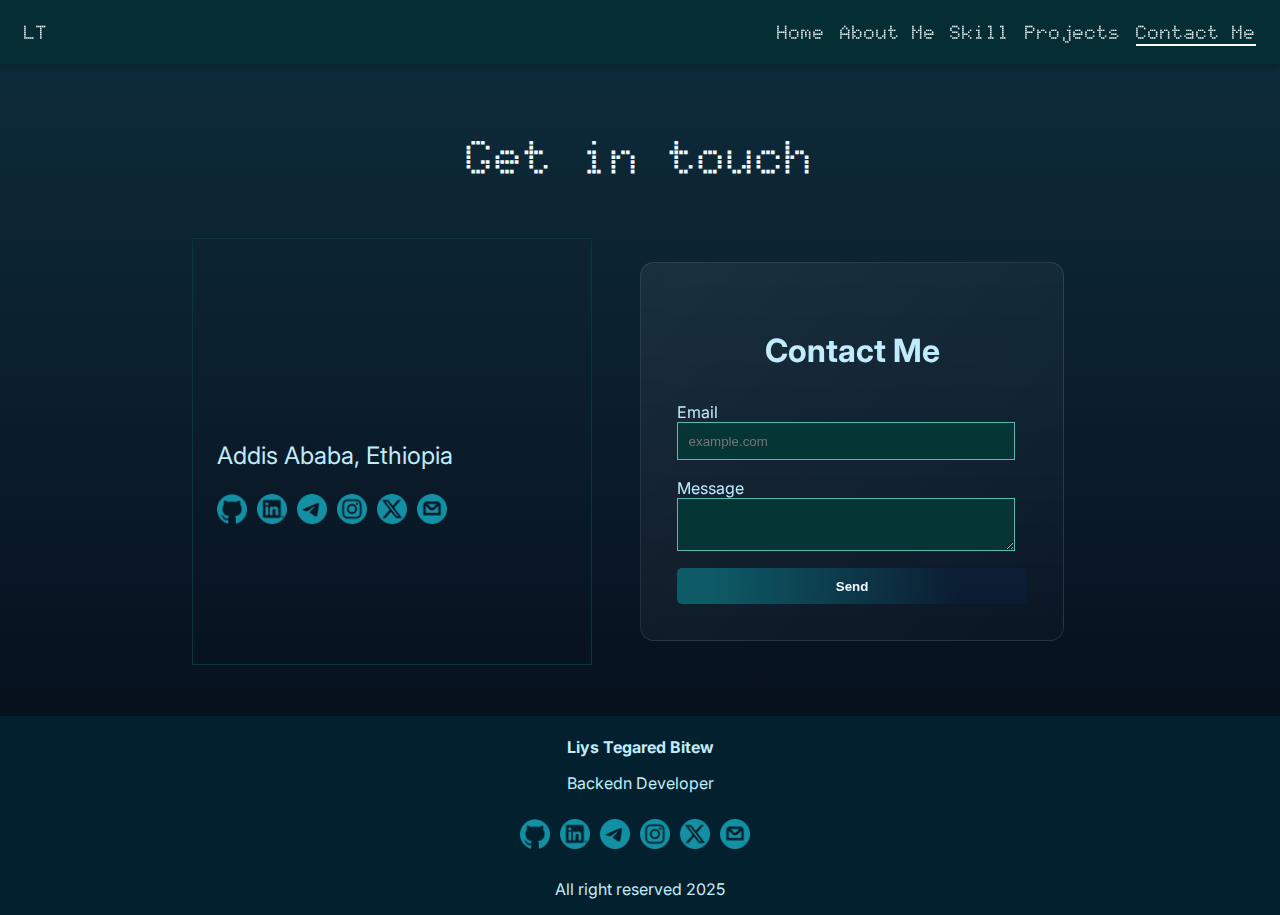
<file: contact.html>
<!DOCTYPE html>
<html lang="en">

<head>
    <meta charset="UTF-8">
    <meta name="viewport" content="width=device-width, initial-scale=1.0">
    <title>Liya Tegared | Contact</title>
    <link rel="icon" href="images/letter-l-svgrepo-com.svg" type="image/svg+xml">
   <link href="https://fonts.googleapis.com/css2?family=Inter:wght@300;400;500;600;700;900&family=JetBrains+Mono:wght@300;400;600&display=swap" rel="stylesheet">
<link rel="preconnect" href="https://fonts.googleapis.com">
<link rel="preconnect" href="https://fonts.gstatic.com" crossorigin>
<link href="https://fonts.googleapis.com/css2?family=Carter+One&family=Dancing+Script:wght@400..700&family=Doto:wght@100..900&family=Kedebideri:wght@400;500;600;700;800;900&family=Orbitron:wght@400..900&family=Quintessential&family=Roboto:ital,wght@0,100..900;1,100..900&family=Turret+Road:wght@200;300;400;500;700;800&display=swap" rel="stylesheet">
    <link rel="stylesheet" href="style.css">
</head>

<body>
     <nav>
        <div class="logo">  <a class="nav-link doto-" href="index.html#hero">LT</a></div>

        <input type="checkbox" id="menu-toggle" />

        <label for="menu-toggle" class="hamburger">&#9776;</label>

        <div class="nav-links doto-">
        <a class="nav-link" href="index.html#hero">Home</a>
        <a class="nav-link" href="index.html#about-me">About Me</a>
        <a class="nav-link" href="index.html#skill">Skill</a>
        <a class="nav-link" href="project.html#projects-section">Projects</a>
        <a class="nav-link active" href="contact.html#contact-section">Contact Me</a>
      </div>
    </nav>
 <main>
    <h2 class="doto- conh2">Get in touch</h2>
    <section class="contact-section">
        <div class="info">
<div class="map">
    <iframe src="https://www.google.com/maps/embed?pb=!1m18!1m12!1m3!1d3145.3642244340126!2d38.77476789476187!3d9.05595352019861!2m3!1f0!2f0!3f0!3m2!1i1024!2i768!4f13.1!3m3!1m2!1s0x164b8f09c0bb45f9%3A0xa5da7edb8f59ccee!2sLemlem%20Primary%20School!5e0!3m2!1sen!2set!4v1764690954663!5m2!1sen!2set" width="600" height="450" style="border:0;" allowfullscreen="" loading="lazy" referrerpolicy="no-referrer-when-downgrade"></iframe>

</div>
<div class="contacts">
    <p>Addis Ababa, Ethiopia</p>
    <div class="socials">
                            <a href="https://github.com/liateg" target="_blank"><img src="images/github.png" alt=""></a>
                            <a href="https://www.linkedin.com/in/liya-tegared-bitew?utm_source=share_via&utm_content=profile&utm_medium=member_android"
                                target="_blank"><img src="images/linkedin-circle.png" alt=""></a>
                            <a href="http://t.me/liaxtd" target="_blank"><img src="images/telegram.png" alt=""></a>
                            <a href="https://www.instagram.com/liyategared?igsh=MWxjazk0d2Y0M281NQ=="
                                target="_blank"><img src="images/instagram-circle.png" alt=""></a>
                            <a href="https://x.com/LTegared?t=eQmLAY1FOrkYfmiXxdcQlg&s=09" target="_blank"><img
                                    src="images/twitter-alt-circle.png" alt=""></a>
                            <a href="mailto:liyategared85@gmail.com"><img src="images/circle-envelope.png" alt=""></a>
                        </div>
</div>
        </div>
        <div class="contact-form glass">
            <h3>Contact Me</h3>
<form action="">
    <label for="email">Email</label>
    <input name="email" type="text" placeholder="example.com" required>
    <label for="msg">Message</label>
    <textarea type="text" placeholder="Message" required name="msg">
       
        </textarea>
     <button class="cta1">Send</button>
</form>
        </div>
    </section>
 </main>
  <footer>
        <h4>Liys Tegared Bitew</h4>
        <p>Backedn Developer</p>
         <div class="socials">
                            <a href="https://github.com/liateg" target="_blank"><img src="images/github.png" alt=""></a>
                            <a href="https://www.linkedin.com/in/liya-tegared-bitew?utm_source=share_via&utm_content=profile&utm_medium=member_android"
                                target="_blank"><img src="images/linkedin-circle.png" alt=""></a>
                            <a href="http://t.me/liaxtd" target="_blank"><img src="images/telegram.png" alt=""></a>
                            <a href="https://www.instagram.com/liyategared?igsh=MWxjazk0d2Y0M281NQ=="
                                target="_blank"><img src="images/instagram-circle.png" alt=""></a>
                            <a href="https://x.com/LTegared?t=eQmLAY1FOrkYfmiXxdcQlg&s=09" target="_blank"><img
                                    src="images/twitter-alt-circle.png" alt=""></a>
                            <a href="mailto:liyategared85@gmail.com"><img src="images/circle-envelope.png" alt=""></a>
                        </div>
                        <p>All right reserved 2025</p>
    </footer>

</body>
</html>
</file>
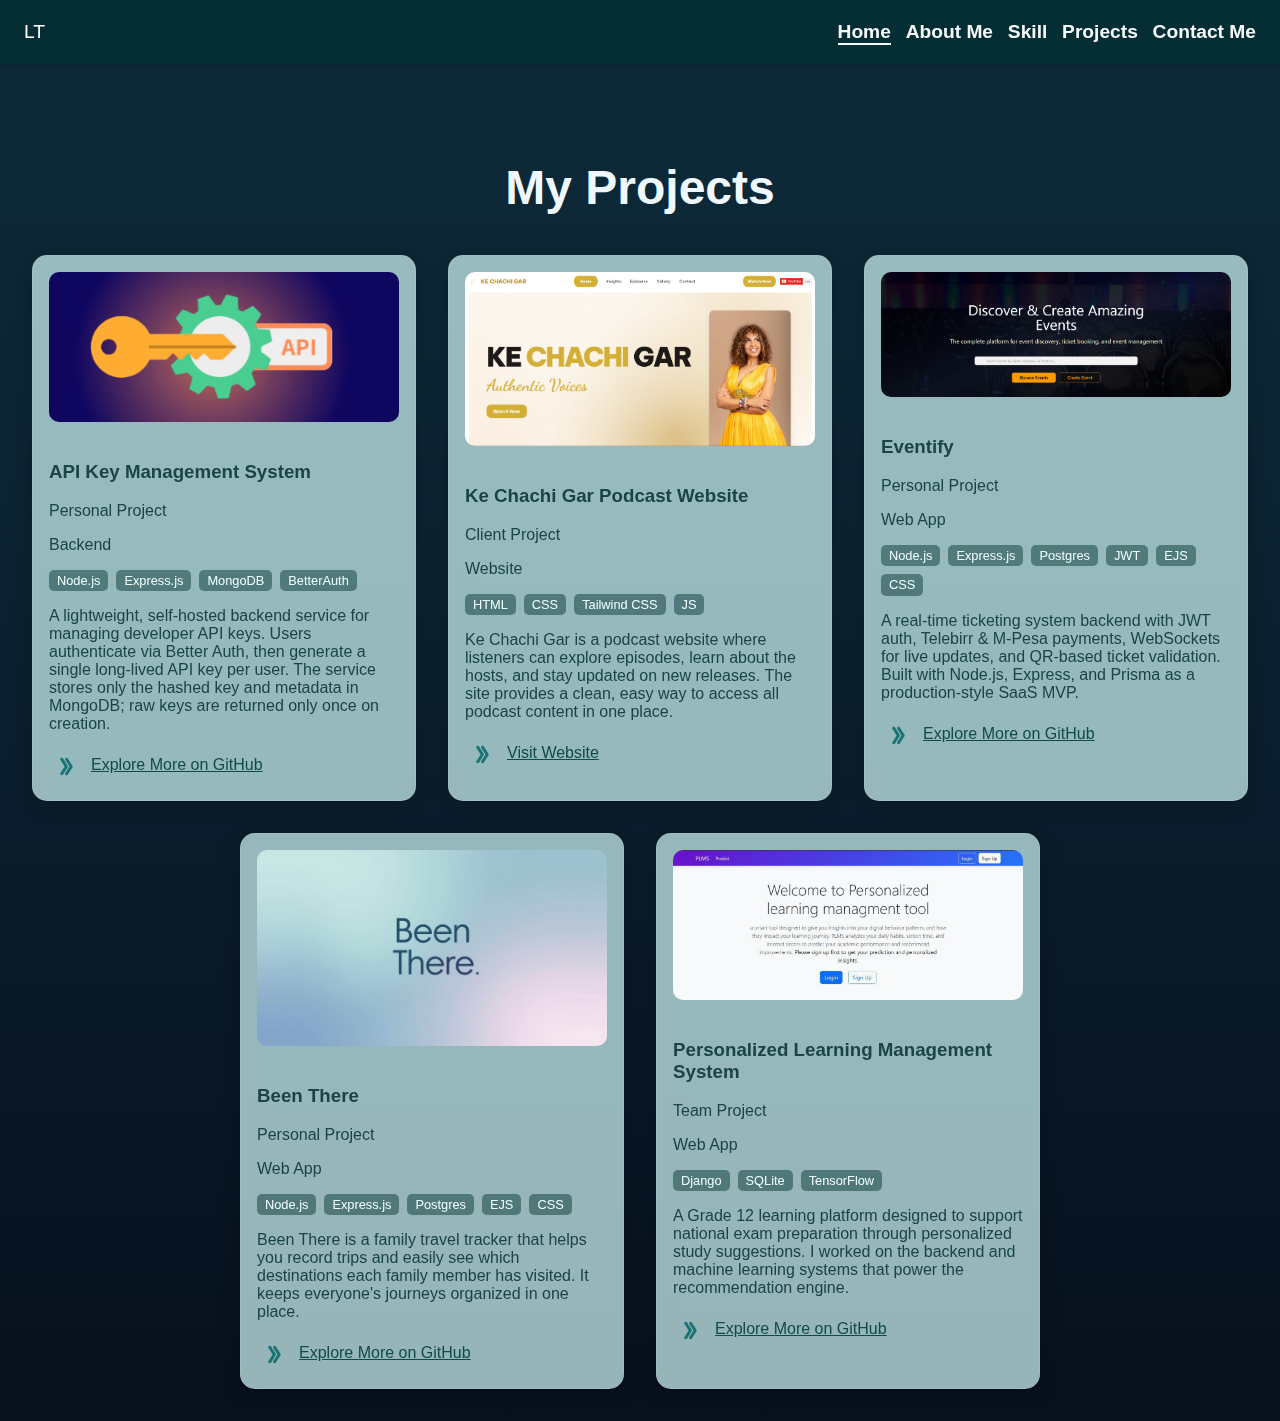
<file: experianc.html>
<!DOCTYPE html>
<html lang="en">
  <head>
    <meta charset="UTF-8" />
    <meta name="viewport" content="width=device-width, initial-scale=1.0" />
    <title>Document</title>
     <link rel="preconnect" href="https://fonts.googleapis.com">
    <link rel="preconnect" href="https://fonts.gstatic.com" crossorigin>
    <link
        href="https://fonts.googleapis.com/css2?family=Carter+One&family=Dancing+Script:wght@400..700&family=Doto:wght@100..900&family=Quintessential&family=Roboto:ital,wght@0,100..900;1,100..900&display=swap"
        rel="stylesheet">
    <link rel="stylesheet" href="style.css" />
  </head>
  <body>
    <nav>
      <div class="logo">LT</div>

      <!-- Hamburger checkbox -->
      <input type="checkbox" id="menu-toggle" />

      <!-- Hamburger icon -->
      <label for="menu-toggle" class="hamburger">&#9776;</label>

      <div class="nav-links doto">
        <a class="nav-link active" href="home.html#hero">Home</a>
        <a class="nav-link" href="home.html#about-me">About Me</a>
        <a class="nav-link" href="home.html#skill">Skill</a>
        <a class="nav-link" href="exprtianse.html#projects">Projects</a>
        <a class="nav-link" href="contact.html">Contact Me</a>
      </div>
    </nav>
    <main>
      <section class="projects-section">
        <h2 class="doto">My Projects</h2>
  <div class="projects-container">
    <div class="project glass">
      <div class="pimg">
        <img src="images/api-key.png" alt="API Key Management Project" />
      </div>
      <div class="contents">
        <h3 class="ptitle">API Key Management System</h3>
        <p class="role">Personal Project</p>
        <p>Backend</p>
        <div class="pstack">
          <span>Node.js</span>
          <span>Express.js</span>
          <span>MongoDB</span>
          <span>BetterAuth</span>
        </div>
        <p class="pdescription">
          A lightweight, self-hosted backend service for managing developer API keys. Users authenticate via Better Auth, then generate a single long-lived API key per user. The service stores only the hashed key and metadata in MongoDB; raw keys are returned only once on creation.
        </p>
       <div class="expgithub">
         <img src="images/right-arrow-angle-of-two-shapes-svgrepo-com.svg" alt="arrow">
        <a href="https://github.com/liateg/api-key-management-service" target="_blank">Explore More on GitHub</a>
       </div>
      </div>
    </div>

    <!-- Repeat other projects here -->
     <div class="project glass">
      <div class="pimg">
        <img src="images/kechachigar.png" alt="Ke Chachi Gar Podcast Website" />
      </div>
      <div class="contents">
        <h3 class="ptitle">Ke Chachi Gar Podcast Website</h3>
        <p class="role">Client Project</p>
        <p>Website</p>
        <div class="pstack">
          <span>HTML</span>
          <span>CSS</span>
          <span>Tailwind CSS</span>
          <span>JS</span>
        </div>
        <p class="pdescription">
          Ke Chachi Gar is a podcast website where listeners can explore episodes, learn about the hosts, and stay updated on new releases. The site provides a clean, easy way to access all podcast content in one place.
        </p>
       <div class="expgithub">
         <img src="images/right-arrow-angle-of-two-shapes-svgrepo-com.svg" alt="arrow">
        <a href="https://kechachigarpodcast.com/" target="_blank">Visit Website</a>
       </div>
      </div>
    </div>

     <div class="project glass">
      <div class="pimg">
        <img src="images/eventify.png" alt="Eventify" />
      </div>
      <div class="contents">
        <h3 class="ptitle">Eventify</h3>
        <p class="role">Personal Project</p>
        <p>Web App</p>
        <div class="pstack">
          <span>Node.js</span>
          <span>Express.js</span>
          <span>Postgres</span>
          <span>JWT</span>
          <span>EJS</span>
          <span>CSS</span>
        </div>
        <p class="pdescription">
          A real-time ticketing system backend with JWT auth, Telebirr & M-Pesa payments, WebSockets for live updates, and QR-based ticket validation. Built with Node.js, Express, and Prisma as a production-style SaaS MVP.
        </p>
        <div class="expgithub">
         <img src="images/right-arrow-angle-of-two-shapes-svgrepo-com.svg" alt="arrow">
        <a href="https://github.com/liateg/Eventify" target="_blank">Explore More on GitHub</a>
       </div>
      </div>
    </div>

     <div class="project glass">
      <div class="pimg">
        <img src="images/generate an image with taleblu aurora gradient (light bacground) background that that says Been Ther make sure the fonts are visible and readable.jpg" alt="Been There" />
      </div>
      <div class="contents">
        <h3 class="ptitle">Been There</h3>
        <p class="role">Personal Project</p>
        <p>Web App</p>
        <div class="pstack">
          <span>Node.js</span>
          <span>Express.js</span>
          <span>Postgres</span>
          <span>EJS</span>
          <span>CSS</span>
        </div>
        <p class="pdescription">
          Been There is a family travel tracker that helps you record trips and easily see which destinations each family member has visited. It keeps everyone's journeys organized in one place.
        </p>
        <div class="expgithub">
         <img src="images/right-arrow-angle-of-two-shapes-svgrepo-com.svg" alt="arrow">
        <a href="https://github.com/liateg/BeenThere2" target="_blank">Explore More on GitHub</a>
       </div>
      </div>
    </div>

    <div class="project glass">
      <div class="pimg">
        <img src="images/plms.jpg" alt="PLMS" />
      </div>
      <div class="contents">
        <h3 class="ptitle">Personalized Learning Management System</h3>
        <p class="role">Team Project</p>
        <p>Web App</p>
        <div class="pstack">
          <span>Django</span>
          <span>SQLite</span>
          <span>TensorFlow</span>
        </div>
        <p class="pdescription">
          A Grade 12 learning platform designed to support national exam preparation through personalized study suggestions. I worked on the backend and machine learning systems that power the recommendation engine.
        </p>
       <div class="expgithub">
         <img src="images/right-arrow-angle-of-two-shapes-svgrepo-com.svg" alt="arrow">
        <a href="https://github.com/liateg/BeenThere2" target="_blank">Explore More on GitHub</a>
       </div>
      </div>
    </div>

  </div>
</section>
    </main>
  </body>
</html>
</file>
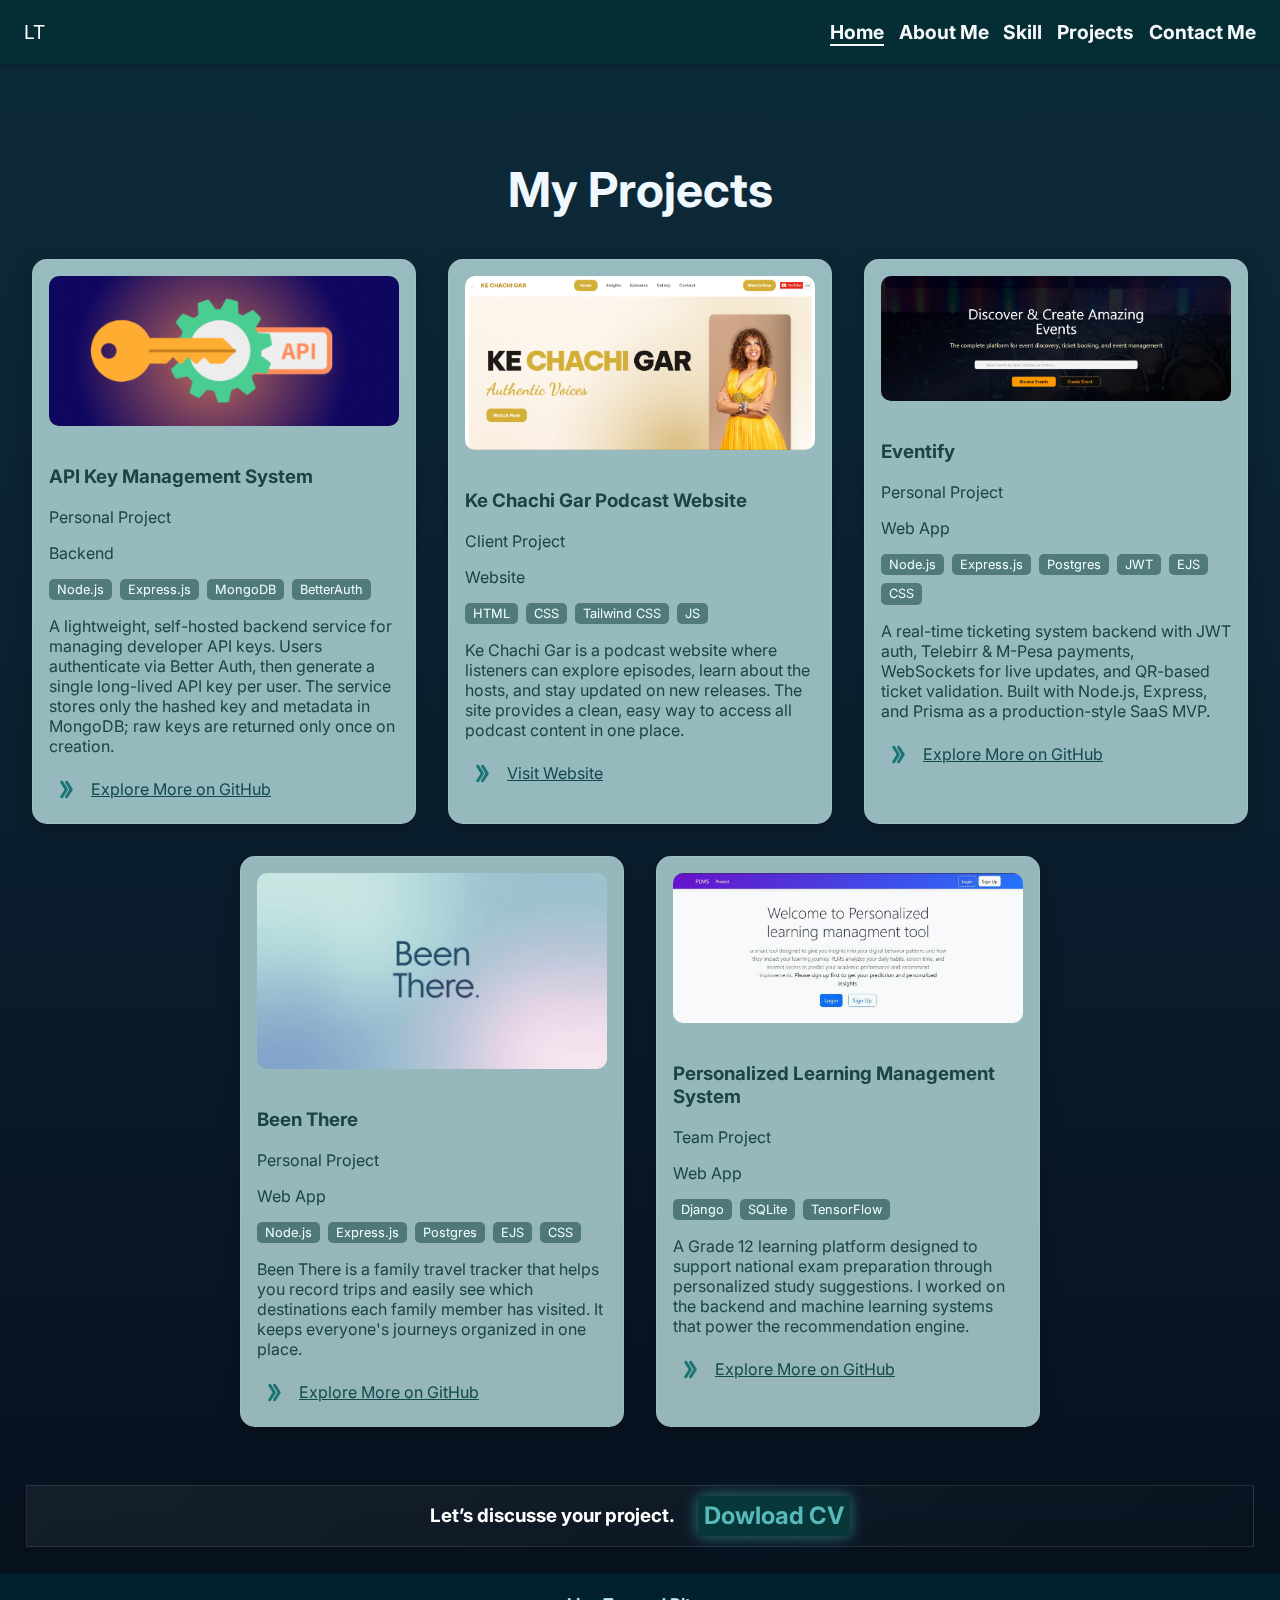
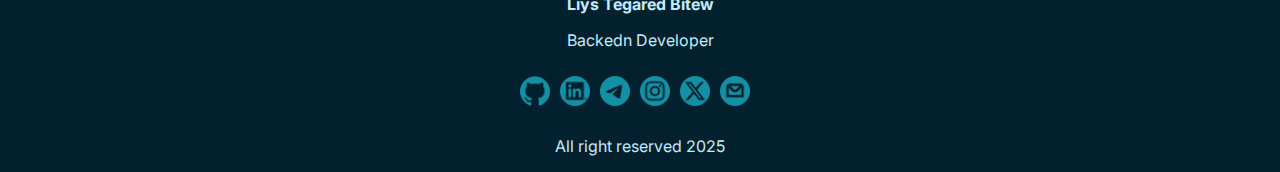
<file: experience.html>
<!DOCTYPE html>
<html lang="en">
  <head>
    <meta charset="UTF-8" />
    <meta name="viewport" content="width=device-width, initial-scale=1.0" />
    <title>Liya Tegared | Projects</title>
     <link rel="icon" href="images/letter-l-svgrepo-com.svg" type="image/svg+xml">
   <link href="https://fonts.googleapis.com/css2?family=Inter:wght@300;400;500;600;700;900&family=JetBrains+Mono:wght@300;400;600&display=swap" rel="stylesheet">

    <link rel="stylesheet" href="style.css" />
  </head>
  <body>
    <nav>
      <div class="logo">LT</div>

      <!-- Hamburger checkbox -->
      <input type="checkbox" id="menu-toggle" />

      <!-- Hamburger icon -->
      <label for="menu-toggle" class="hamburger">&#9776;</label>

      <div class="nav-links doto">
        <a class="nav-link active" href="home.html#hero">Home</a>
        <a class="nav-link" href="home.html#about-me">About Me</a>
        <a class="nav-link" href="home.html#skill">Skill</a>
        <a class="nav-link" href="experience.html#projects-section">Projects</a>
        <a class="nav-link" href="contact.html#contact-section">Contact Me</a>
      </div>
    </nav>
    <main>
      <section class="projects-section">
        <h2 class="doto">My Projects</h2>
  <div class="projects-container">
    <div class="project glass">
      <div class="pimg">
        <img src="images/api-key.png" alt="API Key Management Project" />
      </div>
      <div class="contents">
        <h3 class="ptitle">API Key Management System</h3>
        <p class="role">Personal Project</p>
        <p>Backend</p>
        <div class="pstack">
          <span>Node.js</span>
          <span>Express.js</span>
          <span>MongoDB</span>
          <span>BetterAuth</span>
        </div>
        <p class="pdescription">
          A lightweight, self-hosted backend service for managing developer API keys. Users authenticate via Better Auth, then generate a single long-lived API key per user. The service stores only the hashed key and metadata in MongoDB; raw keys are returned only once on creation.
        </p>
       <div class="expgithub">
         <img src="images/right-arrow-angle-of-two-shapes-svgrepo-com.svg" alt="arrow">
        <a href="https://github.com/liateg/api-key-management-service" target="_blank">Explore More on GitHub</a>
       </div>
      </div>
    </div>

    <!-- Repeat other projects here -->
     <div class="project glass">
      <div class="pimg">
        <img src="images/kechachigar.png" alt="Ke Chachi Gar Podcast Website" />
      </div>
      <div class="contents">
        <h3 class="ptitle">Ke Chachi Gar Podcast Website</h3>
        <p class="role">Client Project</p>
        <p>Website</p>
        <div class="pstack">
          <span>HTML</span>
          <span>CSS</span>
          <span>Tailwind CSS</span>
          <span>JS</span>
        </div>
        <p class="pdescription">
          Ke Chachi Gar is a podcast website where listeners can explore episodes, learn about the hosts, and stay updated on new releases. The site provides a clean, easy way to access all podcast content in one place.
        </p>
       <div class="expgithub">
         <img src="images/right-arrow-angle-of-two-shapes-svgrepo-com.svg" alt="arrow">
        <a href="https://kechachigarpodcast.com/" target="_blank">Visit Website</a>
       </div>
      </div>
    </div>

     <div class="project glass">
      <div class="pimg">
        <img src="images/eventify.png" alt="Eventify" />
      </div>
      <div class="contents">
        <h3 class="ptitle">Eventify</h3>
        <p class="role">Personal Project</p>
        <p>Web App</p>
        <div class="pstack">
          <span>Node.js</span>
          <span>Express.js</span>
          <span>Postgres</span>
          <span>JWT</span>
          <span>EJS</span>
          <span>CSS</span>
        </div>
        <p class="pdescription">
          A real-time ticketing system backend with JWT auth, Telebirr & M-Pesa payments, WebSockets for live updates, and QR-based ticket validation. Built with Node.js, Express, and Prisma as a production-style SaaS MVP.
        </p>
        <div class="expgithub">
         <img src="images/right-arrow-angle-of-two-shapes-svgrepo-com.svg" alt="arrow">
        <a href="https://github.com/liateg/Eventify" target="_blank">Explore More on GitHub</a>
       </div>
      </div>
    </div>

     <div class="project glass">
      <div class="pimg">
        <img src="images/generate an image with taleblu aurora gradient (light bacground) background that that says Been Ther make sure the fonts are visible and readable.jpg" alt="Been There" />
      </div>
      <div class="contents">
        <h3 class="ptitle">Been There</h3>
        <p class="role">Personal Project</p>
        <p>Web App</p>
        <div class="pstack">
          <span>Node.js</span>
          <span>Express.js</span>
          <span>Postgres</span>
          <span>EJS</span>
          <span>CSS</span>
        </div>
        <p class="pdescription">
          Been There is a family travel tracker that helps you record trips and easily see which destinations each family member has visited. It keeps everyone's journeys organized in one place.
        </p>
        <div class="expgithub">
         <img src="images/right-arrow-angle-of-two-shapes-svgrepo-com.svg" alt="arrow">
        <a href="https://github.com/liateg/BeenThere2" target="_blank">Explore More on GitHub</a>
       </div>
      </div>
    </div>

    <div class="project glass">
      <div class="pimg">
        <img src="images/plms.jpg" alt="PLMS" />
      </div>
      <div class="contents">
        <h3 class="ptitle">Personalized Learning Management System</h3>
        <p class="role">Team Project</p>
        <p>Web App</p>
        <div class="pstack">
          <span>Django</span>
          <span>SQLite</span>
          <span>TensorFlow</span>
        </div>
        <p class="pdescription">
          A Grade 12 learning platform designed to support national exam preparation through personalized study suggestions. I worked on the backend and machine learning systems that power the recommendation engine.
        </p>
       <div class="expgithub">
         <img src="images/right-arrow-angle-of-two-shapes-svgrepo-com.svg" alt="arrow">
        <a href="https://github.com/liateg/BeenThere2" target="_blank">Explore More on GitHub</a>
       </div>
      </div>
    </div>

  </div>

</section>
  <div class="cta3 glass">
    <h3>Let’s discusse your project. </h3>
   <!-- <p class="">Let’s create something powerful together.</p> -->
 <a href="cta2" class="cta2 dcv">Dowload CV</a>
                       
</div>
    </main>
     <footer>
        <h4>Liys Tegared Bitew</h4>
        <p>Backedn Developer</p>
         <div class="socials">
                            <a href="https://github.com/liateg" target="_blank"><img src="images/github.png" alt=""></a>
                            <a href="https://www.linkedin.com/in/liya-tegared-bitew?utm_source=share_via&utm_content=profile&utm_medium=member_android"
                                target="_blank"><img src="images/linkedin-circle.png" alt=""></a>
                            <a href="http://t.me/liaxtd" target="_blank"><img src="images/telegram.png" alt=""></a>
                            <a href="https://www.instagram.com/liyategared?igsh=MWxjazk0d2Y0M281NQ=="
                                target="_blank"><img src="images/instagram-circle.png" alt=""></a>
                            <a href="https://x.com/LTegared?t=eQmLAY1FOrkYfmiXxdcQlg&s=09" target="_blank"><img
                                    src="images/twitter-alt-circle.png" alt=""></a>
                            <a href="mailto:liyategared85@gmail.com"><img src="images/circle-envelope.png" alt=""></a>
                        </div>
                        <p>All right reserved 2025</p>
    </footer>

  </body>
</html>
</file>
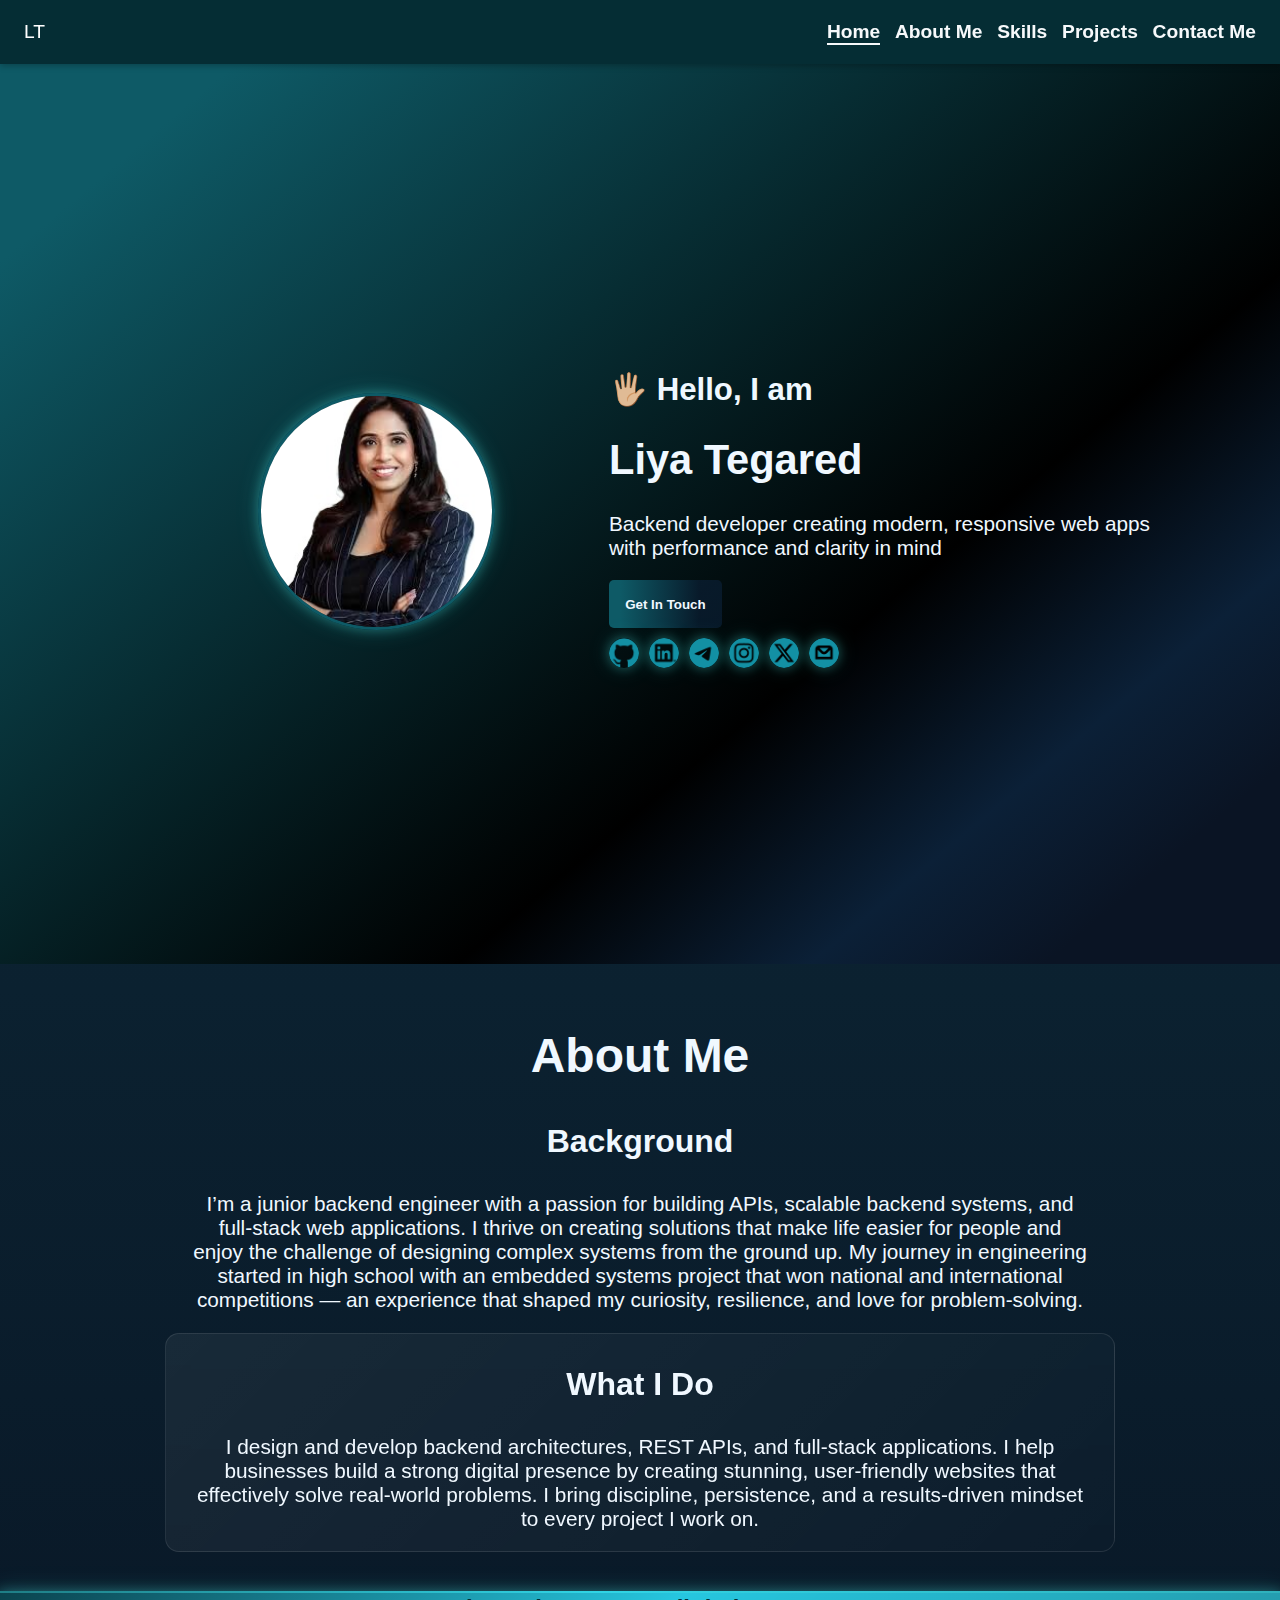
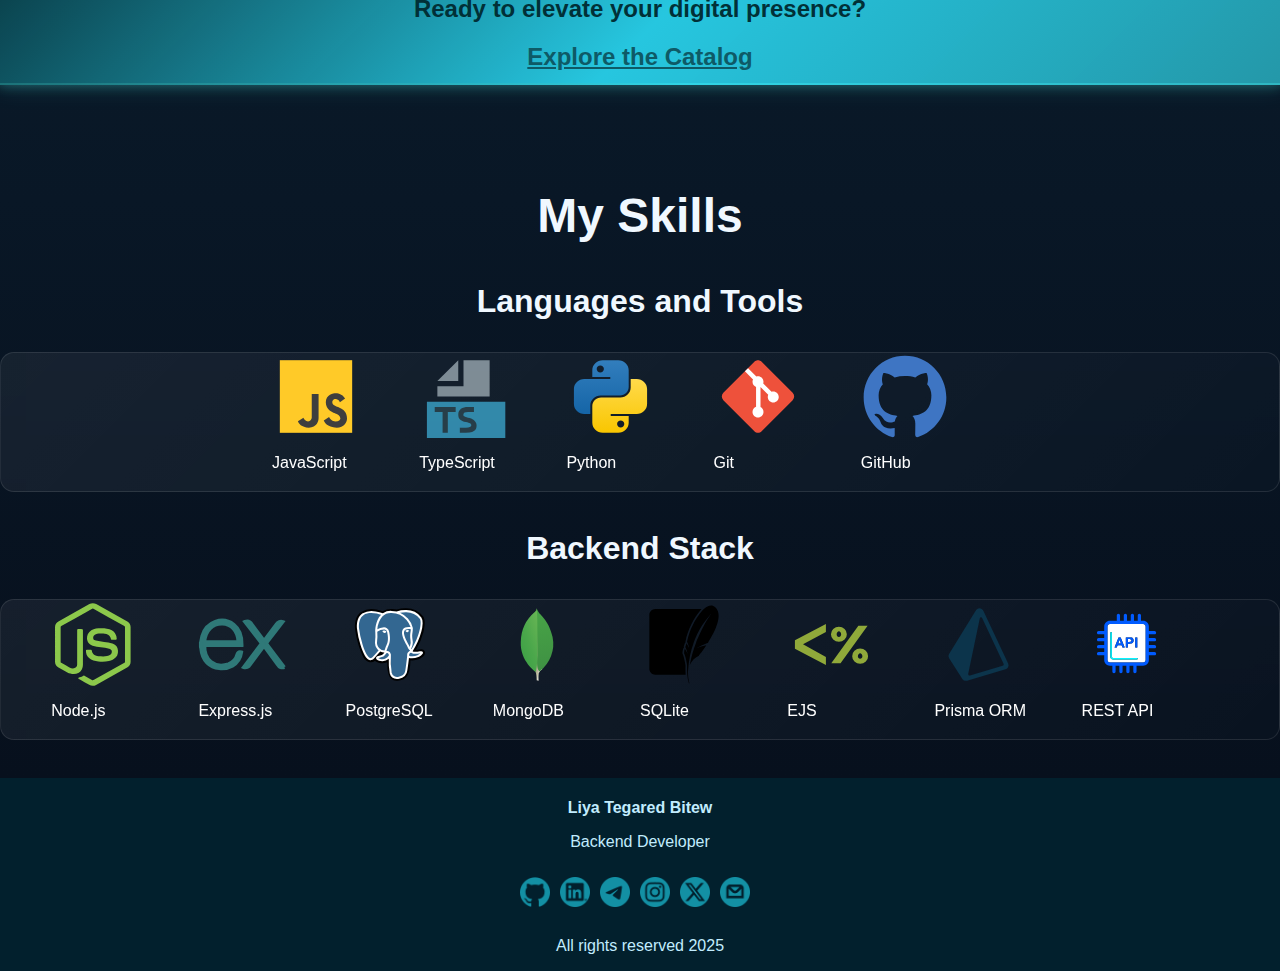
<file: home.html>
<!DOCTYPE html>
<html lang="en">

<head>
    <meta charset="UTF-8">
    <meta name="viewport" content="width=device-width, initial-scale=1.0">
    <title>Document</title>
    <link rel="preconnect" href="https://fonts.googleapis.com">
    <link rel="preconnect" href="https://fonts.gstatic.com" crossorigin>
    <link
        href="https://fonts.googleapis.com/css2?family=Carter+One&family=Dancing+Script:wght@400..700&family=Doto:wght@100..900&family=Quintessential&family=Roboto:ital,wght@0,100..900;1,100..900&display=swap"
        rel="stylesheet">
    <link rel="stylesheet" href="style.css">
</head>

<body>
    <nav>
        <div class="logo">LT</div>

        <!-- Hamburger checkbox -->
        <input type="checkbox" id="menu-toggle" />

        <!-- Hamburger icon -->
        <label for="menu-toggle" class="hamburger">&#9776;</label>

        <div class="nav-links doto">
            <a class="nav-link active" href="#home">Home</a>
            <a class="nav-link" href="#about-me">About Me</a>
            <a class="nav-link" href="#skill">Skills</a>
            <a class="nav-link" href="#projects">Projects</a>
            <a class="nav-link" href="#contact">Contact Me</a>
        </div>
    </nav>
    <main>

        <div class="aurora">
            <div class="hero">
                <div class="hero-c">
                    <div class="img-d"><img src="images/images.jpg" alt="hero-img"></div>
                    <div class="hero-r">
                        <h2 class="doto">🖐🏼 Hello, I am</h2>
                        <h1>Liya Tegared</h1>
                        <p>Backend developer creating modern, responsive web apps <br> with performance and clarity in
                            mind</p>
                        <button class="cta1">Get In Touch</button>
                        <div class="socials">
                            <a href="https://github.com/liateg" target="_blank"><img src="images/github.png" alt=""></a>
                            <a href="https://www.linkedin.com/in/liya-tegared-bitew?utm_source=share_via&utm_content=profile&utm_medium=member_android"
                                target="_blank"><img src="images/linkedin-circle.png" alt=""></a>
                            <a href="http://t.me/liaxtd" target="_blank"><img src="images/telegram.png" alt=""></a>
                            <a href="https://www.instagram.com/liyategared?igsh=MWxjazk0d2Y0M281NQ=="
                                target="_blank"><img src="images/instagram-circle.png" alt=""></a>
                            <a href="https://x.com/LTegared?t=eQmLAY1FOrkYfmiXxdcQlg&s=09" target="_blank"><img
                                    src="images/twitter-alt-circle.png" alt=""></a>
                            <a href="mailto:liyategared85@gmail.com"><img src="images/circle-envelope.png" alt=""></a>
                        </div>
                    </div>
                </div>
            </div>
        </div>

        <section id="about-me" class="aurora-lin">
            <div class="about-c">
                <h2 class="doto gradient-underline">About Me</h2>
                <h3 class="doto">Background</h3>
                <p>
                    I’m a junior backend engineer with a passion for building APIs, scalable backend systems, and
                    full-stack web applications. I thrive on creating solutions that make life easier for people and
                    enjoy the challenge of designing complex systems from the ground up. My journey in engineering
                    started in high school with an embedded systems project that won national and international
                    competitions — an experience that shaped my curiosity, resilience, and love for problem-solving.
                </p>
            </div>

            <div class="about-c glass">
                <h3 class="doto">What I Do</h3>
                <p>I design and develop backend architectures, REST APIs, and full-stack applications. I help businesses
                    build a strong digital presence by creating stunning, user-friendly websites that effectively solve
                    real-world problems. I bring discipline, persistence, and a results-driven mindset to every project
                    I work on.</p>
            </div>

            <div class="cta light">
                <h3>Ready to elevate your digital presence?</h3>
                <a href="cta2" class="cta2">Explore the Catalog</a>
            </div>
        </section>

        <section class="skill" id="skill">
            <h2 class="doto gradient-underline">My Skills</h2>

            <h3>Languages and Tools</h3>
            <div class="lskill glass">
                <div class="li"><img src="images/js-svgrepo-com.svg" alt="js" class="js"><p>JavaScript</p></div>
                <div class="li"><img src="images/file-ts-svgrepo-com.svg" class="ts"><p>TypeScript</p></div>
                <div class="li"><img src="images/python-svgrepo-com.svg" alt="python" class="py"><p>Python</p></div>
                <div class="li"><img src="images/git-svgrepo-com.svg" alt="git" class="git"><p>Git</p></div>
                <div class="li"><img src="images/github-color-svgrepo-com.svg" alt="github" class="github"><p>GitHub</p></div>
            </div>

            <h3>Backend Stack</h3>
            <div class="tskill glass">
                <div class="si"><img src="images/nodejs-icon-logo-svgrepo-com.svg" alt="nodejs" class="nod">
                    <p>Node.js</p>
                </div>
                <div class="si"><img src="images/express-svgrepo-com.svg" alt="expjs" class="exp"><p>Express.js</p></div>
                <div class="si"><img src="images/pgsql-svgrepo-com.svg" alt="pg" class="pg"><p>PostgreSQL</p></div>
                <div class="si"><img src="images/mongo-svgrepo-com.svg" alt="mongo" class="mongo"><p>MongoDB</p></div>
                <div class="si"><img src="images/sqlite-svgrepo-com.svg" alt="sqlite" class="sqli"><p>SQLite</p></div>
                <div class="si"><img src="images/ejs-svgrepo-com.svg" alt="ejs" class="ejs"><p>EJS</p></div>
                <div class="si"><img src="images/light-prisma-svgrepo-com.svg" alt="prisma ORM" class="prisma"><p>Prisma ORM</p></div>
                <div class="si"><img src="images/api-interface-svgrepo-com.svg" alt="api" class="api"><p>REST API</p></div>
            </div>

        </section>
    </main>

    <footer>
        <h4>Liya Tegared Bitew</h4>
        <p>Backend Developer</p>
        <div class="socials">
            <a href="https://github.com/liateg" target="_blank"><img src="images/github.png" alt=""></a>
            <a href="https://www.linkedin.com/in/liya-tegared-bitew?utm_source=share_via&utm_content=profile&utm_medium=member_android"
                target="_blank"><img src="images/linkedin-circle.png" alt=""></a>
            <a href="http://t.me/liaxtd" target="_blank"><img src="images/telegram.png" alt=""></a>
            <a href="https://www.instagram.com/liyategared?igsh=MWxjazk0d2Y0M281NQ=="
                target="_blank"><img src="images/instagram-circle.png" alt=""></a>
            <a href="https://x.com/LTegared?t=eQmLAY1FOrkYfmiXxdcQlg&s=09" target="_blank"><img src="images/twitter-alt-circle.png" alt=""></a>
            <a href="mailto:liyategared85@gmail.com"><img src="images/circle-envelope.png" alt=""></a>
        </div>
        <p>All rights reserved 2025</p>
    </footer>
</body>

</html>
</file>
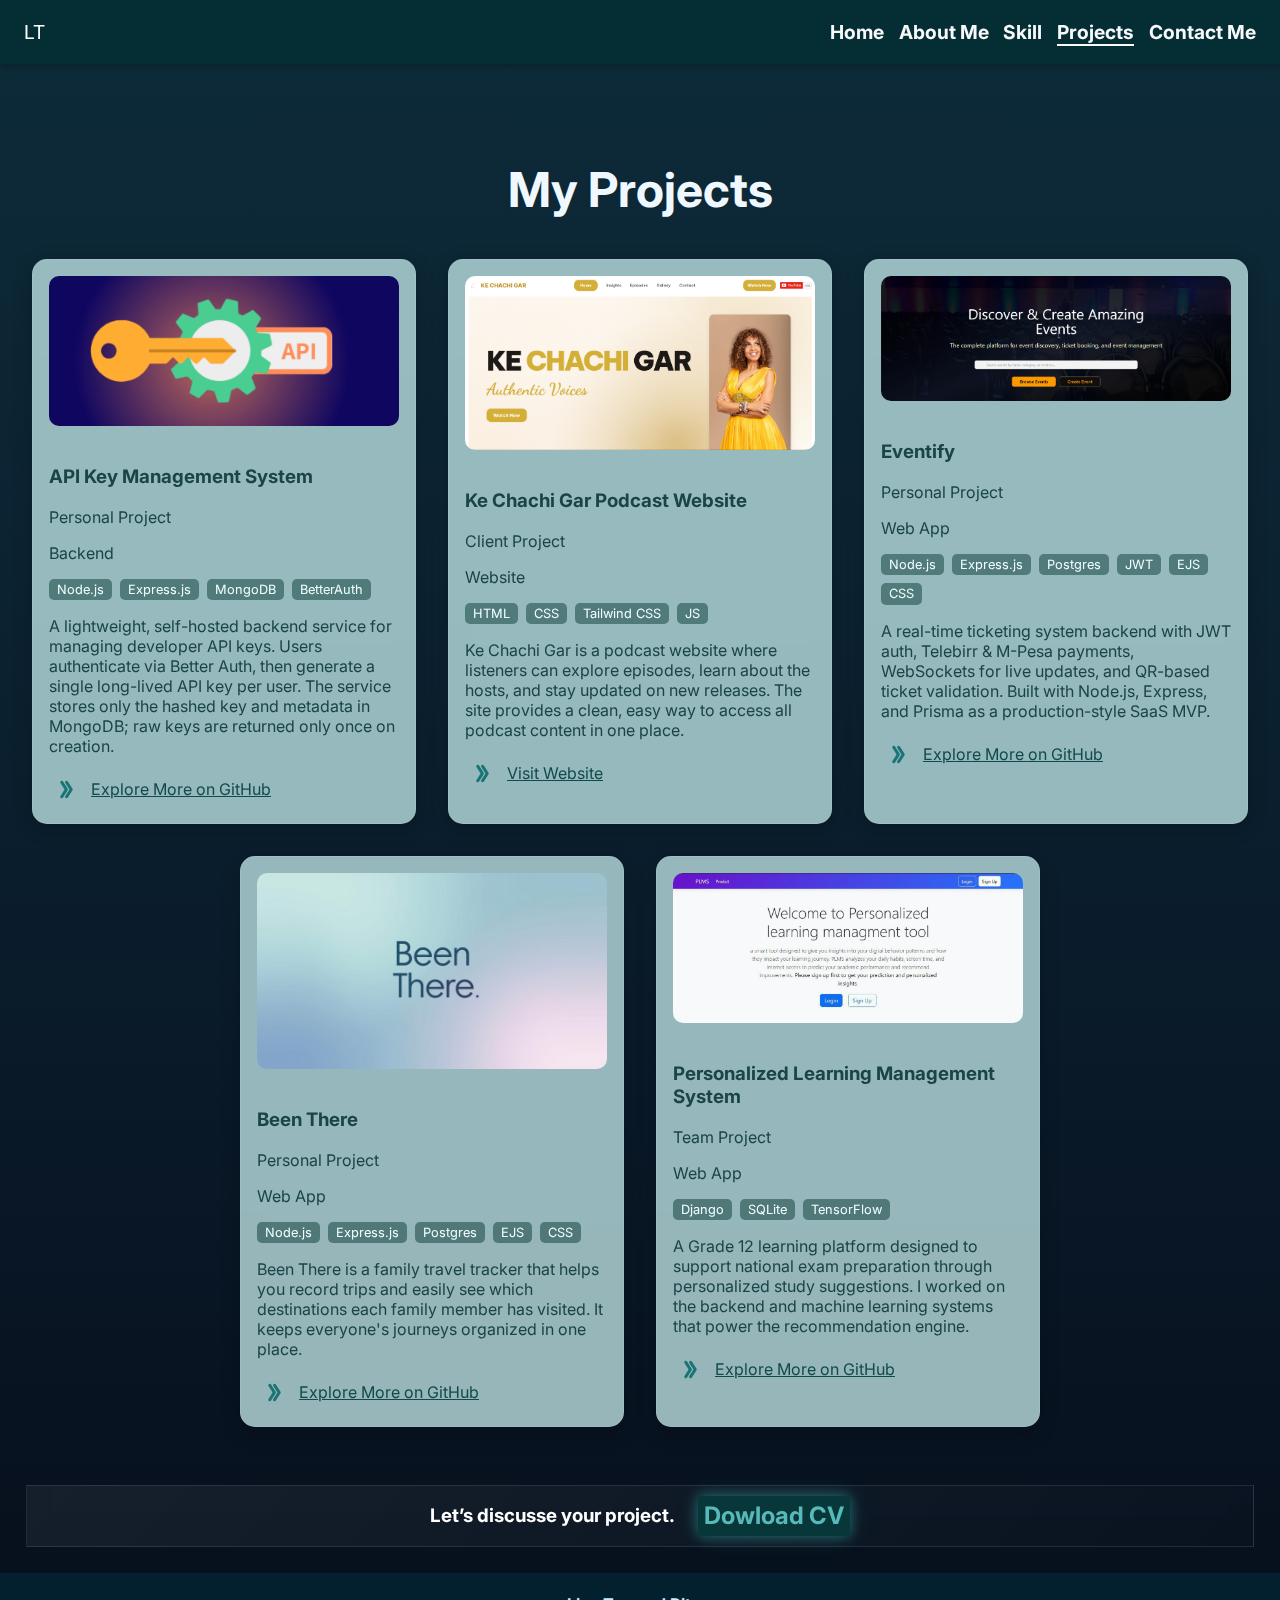
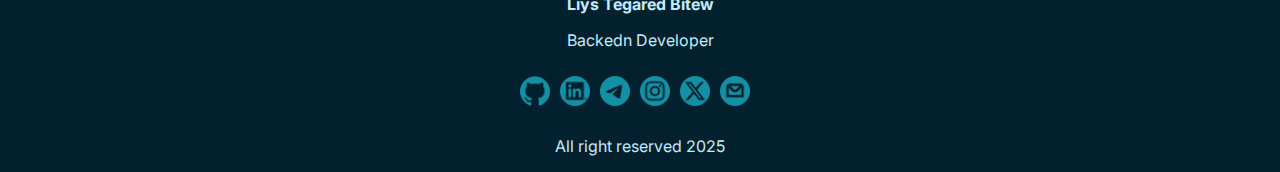
<file: project.html>
<!DOCTYPE html>
<html lang="en">
  <head>
    <meta charset="UTF-8" />
    <meta name="viewport" content="width=device-width, initial-scale=1.0" />
    <title>Liya Tegared | Projects</title>
     <link rel="icon" href="images/letter-l-svgrepo-com.svg" type="image/svg+xml">
   <link href="https://fonts.googleapis.com/css2?family=Inter:wght@300;400;500;600;700;900&family=JetBrains+Mono:wght@300;400;600&display=swap" rel="stylesheet">

    <link rel="stylesheet" href="style.css" />
  </head>
  <body>
    <nav>
      <div class="logo">LT</div>

      <!-- Hamburger checkbox -->
      <input type="checkbox" id="menu-toggle" />

      <!-- Hamburger icon -->
      <label for="menu-toggle" class="hamburger">&#9776;</label>

       <div class="nav-links doto">
        <a class="nav-link " href="index.html#hero">Home</a>
        <a class="nav-link" href="index.html#about-me">About Me</a>
        <a class="nav-link" href="index.html#skill">Skill</a>
        <a class="nav-link active" href="project.html#projects-section">Projects</a>
        <a class="nav-link" href="contact.html#contact-section">Contact Me</a>
      </div>
    </nav>
    <main>
      <section class="projects-section">
        <h2 class="doto">My Projects</h2>
  <div class="projects-container">
    <div class="project glass">
      <div class="pimg">
        <img src="images/api-key.png" alt="API Key Management Project" />
      </div>
      <div class="contents">
        <h3 class="ptitle">API Key Management System</h3>
        <p class="role">Personal Project</p>
        <p>Backend</p>
        <div class="pstack">
          <span>Node.js</span>
          <span>Express.js</span>
          <span>MongoDB</span>
          <span>BetterAuth</span>
        </div>
        <p class="pdescription">
          A lightweight, self-hosted backend service for managing developer API keys. Users authenticate via Better Auth, then generate a single long-lived API key per user. The service stores only the hashed key and metadata in MongoDB; raw keys are returned only once on creation.
        </p>
       <div class="expgithub">
         <img src="images/right-arrow-angle-of-two-shapes-svgrepo-com.svg" alt="arrow">
        <a href="https://github.com/liateg/api-key-management-service" target="_blank">Explore More on GitHub</a>
       </div>
      </div>
    </div>

    <!-- Repeat other projects here -->
     <div class="project glass">
      <div class="pimg">
        <img src="images/kechachigar.png" alt="Ke Chachi Gar Podcast Website" />
      </div>
      <div class="contents">
        <h3 class="ptitle">Ke Chachi Gar Podcast Website</h3>
        <p class="role">Client Project</p>
        <p>Website</p>
        <div class="pstack">
          <span>HTML</span>
          <span>CSS</span>
          <span>Tailwind CSS</span>
          <span>JS</span>
        </div>
        <p class="pdescription">
          Ke Chachi Gar is a podcast website where listeners can explore episodes, learn about the hosts, and stay updated on new releases. The site provides a clean, easy way to access all podcast content in one place.
        </p>
       <div class="expgithub">
         <img src="images/right-arrow-angle-of-two-shapes-svgrepo-com.svg" alt="arrow">
        <a href="https://kechachigarpodcast.com/" target="_blank">Visit Website</a>
       </div>
      </div>
    </div>

     <div class="project glass">
      <div class="pimg">
        <img src="images/eventify.png" alt="Eventify" />
      </div>
      <div class="contents">
        <h3 class="ptitle">Eventify</h3>
        <p class="role">Personal Project</p>
        <p>Web App</p>
        <div class="pstack">
          <span>Node.js</span>
          <span>Express.js</span>
          <span>Postgres</span>
          <span>JWT</span>
          <span>EJS</span>
          <span>CSS</span>
        </div>
        <p class="pdescription">
          A real-time ticketing system backend with JWT auth, Telebirr & M-Pesa payments, WebSockets for live updates, and QR-based ticket validation. Built with Node.js, Express, and Prisma as a production-style SaaS MVP.
        </p>
        <div class="expgithub">
         <img src="images/right-arrow-angle-of-two-shapes-svgrepo-com.svg" alt="arrow">
        <a href="https://github.com/liateg/Eventify" target="_blank">Explore More on GitHub</a>
       </div>
      </div>
    </div>

     <div class="project glass">
      <div class="pimg">
        <img src="images/generate an image with taleblu aurora gradient (light bacground) background that that says Been Ther make sure the fonts are visible and readable.jpg" alt="Been There" />
      </div>
      <div class="contents">
        <h3 class="ptitle">Been There</h3>
        <p class="role">Personal Project</p>
        <p>Web App</p>
        <div class="pstack">
          <span>Node.js</span>
          <span>Express.js</span>
          <span>Postgres</span>
          <span>EJS</span>
          <span>CSS</span>
        </div>
        <p class="pdescription">
          Been There is a family travel tracker that helps you record trips and easily see which destinations each family member has visited. It keeps everyone's journeys organized in one place.
        </p>
        <div class="expgithub">
         <img src="images/right-arrow-angle-of-two-shapes-svgrepo-com.svg" alt="arrow">
        <a href="https://github.com/liateg/BeenThere2" target="_blank">Explore More on GitHub</a>
       </div>
      </div>
    </div>

    <div class="project glass">
      <div class="pimg">
        <img src="images/plms.jpg" alt="PLMS" />
      </div>
      <div class="contents">
        <h3 class="ptitle">Personalized Learning Management System</h3>
        <p class="role">Team Project</p>
        <p>Web App</p>
        <div class="pstack">
          <span>Django</span>
          <span>SQLite</span>
          <span>TensorFlow</span>
        </div>
        <p class="pdescription">
          A Grade 12 learning platform designed to support national exam preparation through personalized study suggestions. I worked on the backend and machine learning systems that power the recommendation engine.
        </p>
       <div class="expgithub">
         <img src="images/right-arrow-angle-of-two-shapes-svgrepo-com.svg" alt="arrow">
        <a href="https://github.com/liateg/BeenThere2" target="_blank">Explore More on GitHub</a>
       </div>
      </div>
    </div>

  </div>

</section>
  <div class="cta3 glass">
    <h3>Let’s discusse your project. </h3>
   <!-- <p class="">Let’s create something powerful together.</p> -->
 <a href="cta2" class="cta2 dcv">Dowload CV</a>
                       
</div>
    </main>
     <footer>
        <h4>Liys Tegared Bitew</h4>
        <p>Backedn Developer</p>
         <div class="socials">
                            <a href="https://github.com/liateg" target="_blank"><img src="images/github.png" alt=""></a>
                            <a href="https://www.linkedin.com/in/liya-tegared-bitew?utm_source=share_via&utm_content=profile&utm_medium=member_android"
                                target="_blank"><img src="images/linkedin-circle.png" alt=""></a>
                            <a href="http://t.me/liaxtd" target="_blank"><img src="images/telegram.png" alt=""></a>
                            <a href="https://www.instagram.com/liyategared?igsh=MWxjazk0d2Y0M281NQ=="
                                target="_blank"><img src="images/instagram-circle.png" alt=""></a>
                            <a href="https://x.com/LTegared?t=eQmLAY1FOrkYfmiXxdcQlg&s=09" target="_blank"><img
                                    src="images/twitter-alt-circle.png" alt=""></a>
                            <a href="mailto:liyategared85@gmail.com"><img src="images/circle-envelope.png" alt=""></a>
                        </div>
                        <p>All right reserved 2025</p>
    </footer>

  </body>
</html>
</file>
<file: style.css>
:root {
  --nav-height: 64px; /* change if you make nav taller/shorter */
}

/* -------- GLOBAL FONT UPDATE -------- */
body {
    background-color: #052e35;
    margin: 0;
    padding-top: var(--nav-height);
    font-family: "Inter", sans-serif;
    font-weight: 400;
    font-style: normal;
}

/* Optional accent monospace font */
.mono {
    font-family: "JetBrains Mono", monospace;
}

.doto, .orbitron {
    font-family: "Inter", sans-serif;
}

.doto- {
  font-family: "Doto", sans-serif;
  font-optical-sizing: auto;
  font-weight: 700;
  font-style: normal;
  font-variation-settings:
    "ROND" 0;
}
/* -------- NAVIGATION -------- */
nav{
  position: fixed;
  top: 0;
  left: 0;
  right: 0;
  height: var(--nav-height);
  display: flex;
  align-items: center;
  justify-content: space-between;
  padding: 0 1.5rem;
  background-color:#052e3597;
  color: #ffffff;
  font-size: 1.2rem;
  z-index: 9999;
  box-shadow: 0 2px 6px rgba(0,0,0,0.25);
  backdrop-filter: blur(4px);
}

.nav-links{
  display: flex;
  justify-content: space-around;
  width: 40%;
}

.nav-links {
    display: flex;
    flex-wrap: wrap;
    justify-content: end;
    gap: 2%;
    width: 60%;
}

.nav-link {
    color: rgb(247, 249, 251);
    font-weight: 700;
    text-decoration: none;
    position: relative;
}

.nav-link::after{
    content:'';
    position: absolute;
    width: 0%;
    bottom: -2px;
    left: 0;
    height: 2px;
    background: currentColor;
    transition: width 0.3s ease;
}

.nav-link:hover::after{
  width: 100%;
}

.active::after{
    content:'';
    position: absolute;
    width: 100%;
    bottom: -2px;
    left: 0;
    height: 2px;
    background: currentColor;
    transition: width 0.3s ease;
}

/* Hamburger styles */
.hamburger {
    display: none;
    font-size: 2rem;
    cursor: pointer;
}

/* Hide the checkbox */
#menu-toggle {
    display: none;
}

/* -------- MOBILE NAV -------- */
@media (max-width: 768px) {
   .nav-links {
      position: absolute;
      top: var(--nav-height);
      right: 0;
      width: 30%;
      height: auto;
      border-radius: 1%;
      flex-direction: column;
      font-size: 1rem;
      display: none;
      background-color: rgba(2, 40, 53, 0.858);
    }

    .nav-links a {
        padding: 0.5rem;
        text-align: center;
        font-weight: 700;
        border-top: 1px solid #61ccea30;
    }

    .hamburger {
        display: block;
    }

    .hero-c{
        height: 80vh !important;
        margin: 20px !important;
        margin-bottom: 0 !important;
        padding: 0 !important;
        justify-content: center !important;
        align-items: center !important;
    }

    .hero-r{
        margin: 20px !important;
    }

    #menu-toggle:checked + .hamburger + .nav-links {
        display: flex;
    }

    .nav-links {
      transition: max-height 0.28s ease, opacity 0.18s ease;
      overflow: hidden;
    }

    .li,.si{
      width: 25% !important;
    }
}

.cta h3{
  font-size: 1.5rem !important;
}

/* -------- HERO / AURORA -------- */
.aurora {
  width: 100%;
  height: 100vh;
  overflow: hidden;
  background: #07101d;
  background: linear-gradient(
      -40deg,
      #0a1424 0%,   
      #0a1424 10%,   
      #0b2037 20%,      
      #000000 35%,      
      #0e5a66 90%     
  ); 
}

.hero-c img{
    height: 100%;
    width: 100%;
    border-radius: 50%;
    border: #0e5a66 solid 3px;
    box-shadow:
      0 0 12px rgba(78, 255, 247, 0.3),
      0 0 25px rgba(78, 255, 247, 0.15);
}

.hero{
    display: flex;
    align-items: center;
    justify-content: center;
}

.img-d{
    margin-right: 60px;
}

.hero-r{
    margin-left: 60px;
}

.hero-c{
    height: 100vh;
    display: flex;
    flex-wrap: wrap;
    justify-content: space-between;
    align-items: center;
    color: aliceblue;
    margin-left: 10%;
    font-size: 1.3rem;
}

.cta1{
    border: 0;
    background: linear-gradient(
      -90deg,
      #0b2037aa 20%,
      #0e5a66 90%
    ); 
    padding: 3%;
    color: aliceblue;
    font-weight: 700;
    border-radius: 5px;
     transition: transform 0.3s ; 
}

.cta1:hover{
  cursor: pointer;
  border: #5bb2c0 solid 1px;
   transform: translateY(-5px);
}

.socials{
    display: flex;
    flex-wrap: wrap;
    margin: 10px 0;

}

.socials a img{
    height: 30px;
    width: 30px;
    border: 0 !important;
    margin-right: 10px;
     transition: transform 0.3s ease; 
}
.socials a img:hover{
   transform: translateY(-5px);
}

/* -------- ABOUT SECTION -------- */
.aurora-lin {
  width: 100%;
 
  display: flex;
  flex-direction: column;
  color: aliceblue; 
  align-items: center;
}
.about-bc{
  display: flex;
  flex-wrap: wrap;
   max-width: 7000px;
  flex: 1 1 300px;
  justify-content: center;
  text-align: left !important;
}
.about-c{
    width: 70%;
    text-align: center;
}

main{
    overflow: hidden;
    background: linear-gradient(
      0deg,
      #07101d 0%,
      #091726 25%,
      #0b2130 60%,
      #0d2a38 100%
    );
}

.aurora-lin h3,.skill h3{
    font-weight: 700;
    font-size: 2rem;
}

.aurora-lin h2,.skill h2{
    font-weight: 700;
    font-size: 3rem;
    margin-top:var(--nav-height);
}

.gradient-underline{
    position: relative;
}

.gradient-underline::after{
   content:'';
   position: absolute;
   width: 0%;
   bottom: -2px;
   left: 25%;
   height: 2px;
   background: linear-gradient(
      -40deg,
      #0a1424 0%,   
      #0a1424 10%,   
      #0b2037 20%,   
      #000000 35%,   
      #5bb2c0 90%
   );
   transition: width 0.3s ease;
}

.gradient-underline:hover::after {
 width: 50%;
}

.about-c p{
    font-size: 1.3rem;
}

.glass{
   background: linear-gradient(
      135deg,
      rgba(255, 255, 255, 0.06) 0%,
      rgba(255, 255, 255, 0.03) 60%,
      rgba(255, 255, 255, 0.01) 100%
   );
   backdrop-filter: blur(10px);
   border: 1px solid rgba(255, 255, 255, 0.10);
   padding: 0 2%;
   border-radius: 14px;
}

.light{
   background: linear-gradient(
      135deg,
      rgba(11, 79, 89, 0.769),
      rgba(40, 211, 237, 0.929),
      rgb(36, 152, 169)
   );
   border: 2px solid rgba(78, 255, 247, 0.25);
   box-shadow:
      0 0 12px rgba(78, 255, 247, 0.3),
      0 0 25px rgba(78, 255, 247, 0.15);
   
   color: #013037;
}

.cta{
    margin: 3%;
    display: flex;
    flex-direction: column;
    width: 100%;
    padding: 0%;
    justify-content: center;
    align-items: center;
}

.cta p{
    font-weight: 700;
    font-size: 1rem;
    margin: 0%;
}

.cta h3{
    margin-bottom: 0.5% !important;
    margin-top: 0.2% !important;
    text-align: center;
}

/* -------- SKILLS -------- */
.skill{
   
    flex-direction: column;
    color: aliceblue; 
    margin-top: var(--nav-height);
}

.skill h2,.skill h3{
  text-align: center;
}

.tskill,.lskill{
     display: flex;
     flex-wrap: wrap;
     justify-content: center;
     margin-bottom: 3%;
}

.si,.li{
  display: flex;
  flex-direction: column;
  justify-content: center;
  color: #ffffff;
  width: 12%;
   transition: transform 0.3s ease; 
}
.si:hover,.li:hover{
   transform: translateY(-5px);
}
.si img,.li img{
   width: 60%; 
   height: 60%;
}

/* -------- FOOTER -------- */
footer{
  background-color: #02202d;
  color: #c1ecfe;
  display: flex;
  flex-direction: column;
  align-items: center;
}

footer h4{
  margin-bottom: 0;
}

.cta2{
  color: #0e5a66;
  font-size: 1.5rem;
  padding: 1%;
  font-weight: 700;
}

/* -------- PROJECT CARDS -------- */
.projects-section {
  padding: 2rem;
}

.projects-container {
  display: flex;
  flex-wrap: wrap;
  gap: 2rem;
  justify-content: center;
}

.project {
  display: flex;
  flex-direction: column;
  background: rgba(202, 242, 241, 0.733);
  backdrop-filter: blur(10px);
  border-radius: 15px;
  overflow: hidden;
  max-width: 350px;
  flex: 1 1 300px;
  padding: 1rem;
  box-shadow: 0 4px 20px rgba(0,0,0,0.2);
   transition: transform 0.3s ease; 
}
.project:hover{
   transform: scale(1.05) translateY(-5px);
   border: 2px solid rgba(78, 255, 247, 0.25);
   box-shadow:
      0 0 12px rgba(78, 255, 247, 0.3),
      0 0 25px rgba(78, 255, 247, 0.15);
}
.pimg img {
  width: 100%;
  height: auto;
  object-fit: cover;
  border-radius: 10px;
}

.contents {
  margin-top: 1rem;
  color: #1a4445;
}

.pstack {
  display: flex;
  gap: 0.5rem;
  flex-wrap: wrap;
}

.pstack span {
  background: rgba(2, 47, 45, 0.463);
  padding: 0.2rem 0.5rem;
  border-radius: 5px;
  font-size: 0.8rem;
  color: azure;
   transition: transform 0.3s ease; 
}
.pstack span:hover{
   transform:translateY(-5px);
}
.projects-section h2, .conh2{
  font-weight: 700;
  text-align: center;
  font-size: 3rem;
  color: aliceblue;
  margin-top: var(--nav-height);
}

.expgithub{
  display: flex;
}

.expgithub img{
  width: 10%;
  height: 10%;
}

.expgithub a{
  color: #114a4b;
  padding: 2%;
}

.cta3{
  display: flex;
  flex-wrap: wrap;
  justify-content: center;
  margin: 2%;
  border-radius: 0;
  color: #ffffff;
  height: auto;
  align-items: center;
}

.dcv{
  color: #58b9ba;
  text-decoration: none;
  background-color:#073738; 
  padding: 0.5%;
  height: 80%;
  margin-left: 2%;
  box-shadow:  
    0 0 12px rgba(78, 255, 247, 0.3),
    0 0 25px rgba(78, 255, 247, 0.15);
     transition: transform 0.3s ease; 
}


.dcv:hover{
  border: #073738 solid 1px;
  border-radius: 5px;
  color: #073738;
   transform: scale(1.05) translateY(-5px);
  background-color: #58b9ba;
}

/* -------- CONTACT SECTION -------- */
.contact-section{
  display: flex;
  flex-wrap: wrap;
  justify-content: center;
  margin: 3%;
}

.info{
  width: 30%;
  padding: 2%;
  border: #073738 1px solid;
  margin: 1%;
  max-width: 350px;
  flex: 1 1 700px;
}

.map iframe{
  height: 50%;
  width: 100%;
   transition: transform 0.3s ease; 
}
.map iframe{
   transform: scale(1.05) translateY(-5px);
}

.contacts{
  color: #c1ecfe;
  font-size: 1.5rem;
}

.contact-form{
  width: 30%;
  padding: 3%;
   max-width: 350px;
  flex: 1 1 700px;
  margin: 3%;
}

.contact-form h3{
  text-align: center;
  color: #c1ecfe;
  font-size: 2rem;
  font-weight: 700;
}

form{
  display: flex;
  flex-direction: column;
  height: 100%;
  width: 100%;
  color: #c1ecfe;
}

form input,form textarea{
  background-color: #063535;
  border: #58b9ba 1px solid;
  color: aliceblue;
  padding: 3%;
  margin-bottom: 5%;
  width: 90%;
}
</file>
